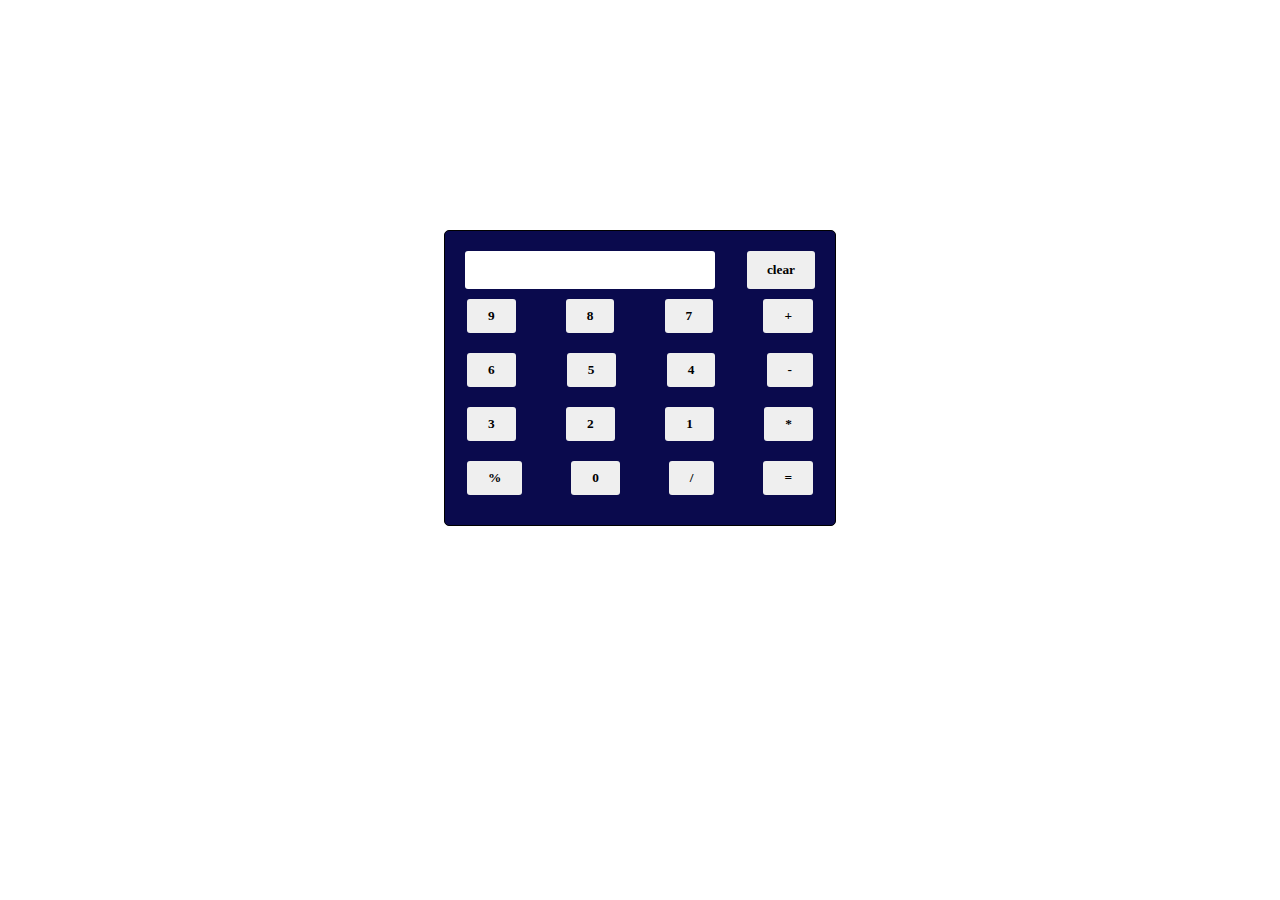
<file: Web Development/Calculator/index.html>
<!DOCTYPE html>
<html lang="en">
  <head>
    <meta charset="UTF-8" />
    <meta http-equiv="X-UA-Compatible" content="IE=edge" />
    <meta name="viewport" content="width=device-width, initial-scale=1.0" />
    <title>JAVASCRIPT DOM</title>
    <link rel="stylesheet" href="style.css" />
  </head>
  <body>


    <div class="container">
      <div class="second-line">
        <div class="first f f2">
          <input type="textarea" id="evaluate" />
          <input type="button" value="clear" class="clear" onclick="clr()" />
        </div>
        <div class="second f f1">
          <input type="button" onclick="disp('9')" value="9" />
          <input type="button" onclick="disp('8')" value="8" />
          <input type="button" onclick="disp('7')" value="7" />
          <input type="button" onclick="disp('+')" value="+" />
        </div>
        <div class="third f f1">
          <input type="button" onclick="disp('6')" value="6" />
          <input type="button" onclick="disp('5')" value="5" />
          <input type="button" onclick="disp('4')" value="4" />
          <input type="button" onclick="disp('-')" value="-" />
        </div>
        <div class="fourth f f1">
          <input type="button" onclick="disp('3')" value="3" />
          <input type="button" onclick="disp('2')" value="2" />
          <input type="button" onclick="disp('1')" value="1" />
          <input type="button" onclick="disp('*')" value="*" />
        </div>
        <div class="fifth f f1">
          <input type="button" onclick="disp('%')" value="%" />
          <input type="button" onclick="disp('0')" value="0" />
          <input type="button" onclick="disp('/')" value="/" />
          <input type="button" value="=" onclick="calculate()" />


        </div>
      </div>
    </div>
    <!-- </div> -->
    <script src="index.js"></script>
  </body>
</html>
</file>
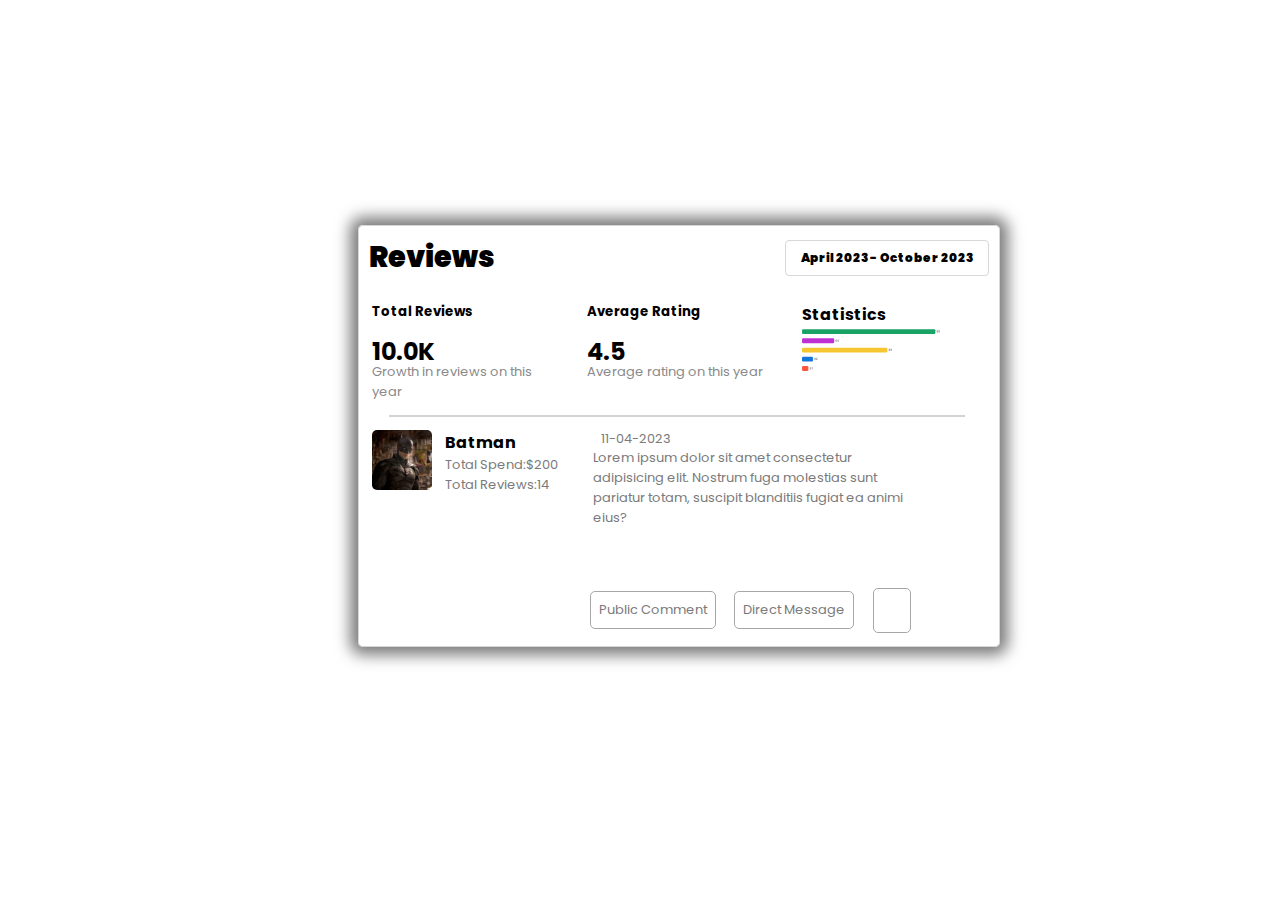
<file: Web Development/Cart/index.html>
<!DOCTYPE html>
<html lang="en">
<head>
    <meta charset="UTF-8">
    <meta http-equiv="X-UA-Compatible" content="IE=edge">
    <meta name="viewport" content="width=device-width, initial-scale=1.0">
    <title>cart</title>
    <link rel="stylesheet" href="https://cdnjs.cloudflare.com/ajax/libs/font-awesome/6.4.0/css/all.min.css" integrity="sha512-iecdLmaskl7CVkqkXNQ/ZH/XLlvWZOJyj7Yy7tcenmpD1ypASozpmT/E0iPtmFIB46ZmdtAc9eNBvH0H/ZpiBw==" crossorigin="anonymous" referrerpolicy="no-referrer" />
    <link rel="stylesheet" href="style.css">
</head>
<body>

    <div class="container">
        <div class="phase1">

            <div class="review">
                <p>Reviews</p>
            </div>
            <div class="date">
                <p>April 2023 - October 2023</p>
            </div>

        </div>
        <div class="phase2">
            
            <div class="top_reviews box">
                <div class="heading">
                    <h5>Total Reviews</h5>
                </div>
                <div class="num">
                    <h4>10.0K</h4>
                </div>
                <div class="desc">
                    <p>Growth in reviews on this year</p>
                </div>
            </div>
          
            <div class="average box">
                <div class="heading">
                    <h5>Average Rating</h5>
                </div>
                <div class="rating">
                    <h3>4.5</h3>
                    <div class="itag">
                    <i class="fa-solid fa-star fa-beat-fade"></i>
                    <i class="fa-solid fa-star fa-beat-fade"></i>
                    <i class="fa-solid fa-star fa-beat-fade" ></i>
                    <i class="fa-solid fa-star fa-beat-fade"></i>
                    <i class="fa-solid fa-star-half fa-beat-fade"></i>
                    </div>
                </div>
                <div class="desc">
                    <p>Average rating on this year</p>
                </div>
            </div>
            <div class="stats box">
                <h2 style="font-size: 1rem;">Statistics</h2>
                <img src="Group 938.svg"width="150" alt="">
            </div>
         
        </div>
     
        <div class="line"></div>

        <div class="phase3">

            <div class="image">
                <img src="robert-pattinson-as-batman-bruce-wayne-in-the-batman-1645186686.jpeg" width="60px" alt="I AM BATMAN">
            </div>
            <div class="detail">
                <div class="name">Batman</div>
                <div class="ts">Total Spend:$200</div>
                <div class="tr">Total Reviews:14</div>
            </div>
            <div class="description">
                <div class="rating_tag">
                    <i class="fa-solid fa-star"></i>
                    <i class="fa-solid fa-star"></i>
                    <i class="fa-solid fa-star" ></i>
                    <i class="fa-solid fa-star"></i>
                    <i class="fa-solid fa-star"></i>
                    <p>11-04-2023</p>
                </div>
                <div class="content" id="content1">
                    Lorem ipsum dolor sit amet consectetur adipisicing elit. Nostrum fuga molestias sunt pariatur totam, suscipit blanditiis fugiat ea animi eius?
                </div>
                <div class="comment">
                    <div class="publicComment cm"><a href="">Public Comment</a></div>
                    <div class="dm cm"><a href="">Direct Message</a></div>
                    <div class="heartIcon cm">
                        <i class="fa-solid fa-heart"></i>
                    </div>
                </div>
            </div>


        </div>
    </div>
    
</body>
</html>
</file>
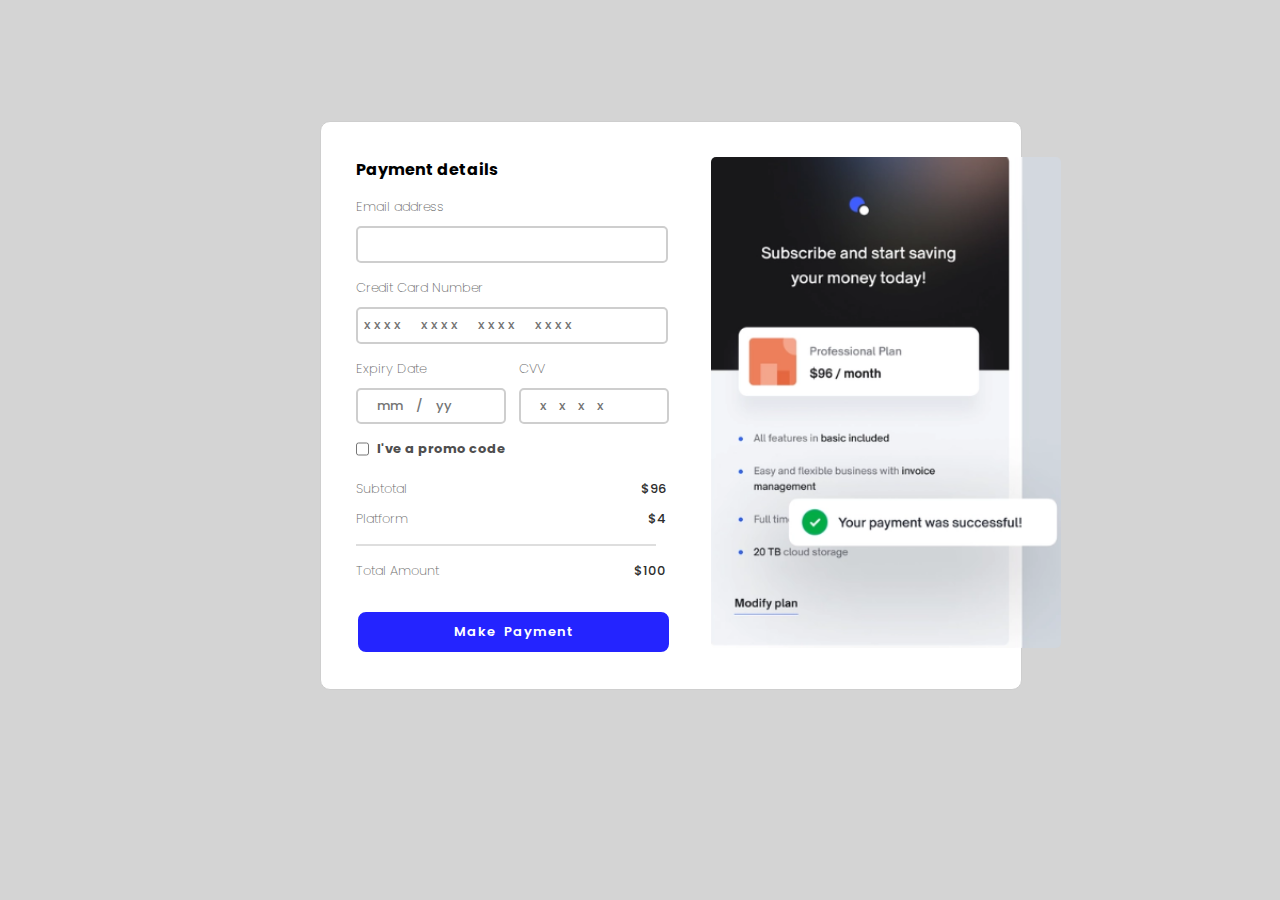
<file: Web Development/loginCart/index.html>
<!DOCTYPE html>
<html lang="en">
<head>
    <meta charset="UTF-8">
    <meta http-equiv="X-UA-Compatible" content="IE=edge">
    <meta name="viewport" content="width=device-width, initial-scale=1.0">
    <link rel="stylesheet" href="style.css">
    <title>Login</title>
</head>
<body>

    <div class="container">
        
        <div class="left">
            <div class="leftPlane" id="leftPlane">

                <div class="heading" id="heading"><p>Payment details</p></div>
                    <div class="email">
                        <p>Email address</p>
                        <input type="text">
                    </div>
               <div class="Credit">
                    <p>Credit Card Number</p>
                    <input type="text" placeholder="xxxx xxxx xxxx xxxx" id="Credit" >
                </div>
                    <div class="exp">
                       <div class="dv1"> 
                            <p>Expiry Date</p>
                            <input type="text" placeholder=" mm / yy">
                        </div>
                        <div class="dv2">
                            <p>CVV</p>
                            <input type="text" placeholder=" x x x x">
                        </div>
                    </div>
                <div class="promo">
                    
                    <input type="checkbox" name="promo" id="promo">
                    <p>I've a promo code</p>
                </div>
                <div class="cost1" id="cost">
                    <div class="Sub">
                        <div class="tt"><p class="head">Subtotal</p></div>
                        <div class="cost"><h4>$96</h4></div>
                    </div>
                    <div class="Platform">
                        <div class="tt"><p class="head">Platform</p></div>
                        <div class="cost"><h4>$4</h4></div>
                    </div>
                    <div class="line"></div>
                    <div class="total">
                        <div class="tt"><p class="head">Total Amount</p></div>
                        <div class="cost"><h4>$100</h4></div>
                    </div>
                </div> 
                <div class="btn" id="btn">
                    <input type="submit" value="Make Payment" class="submit"> 
                </div>
            </div>
        </div>
        <div class="right">
            <img src="sub1.png" alt="" width="350px">
        </div>
    </div>
    
</body>
</html>
</file>
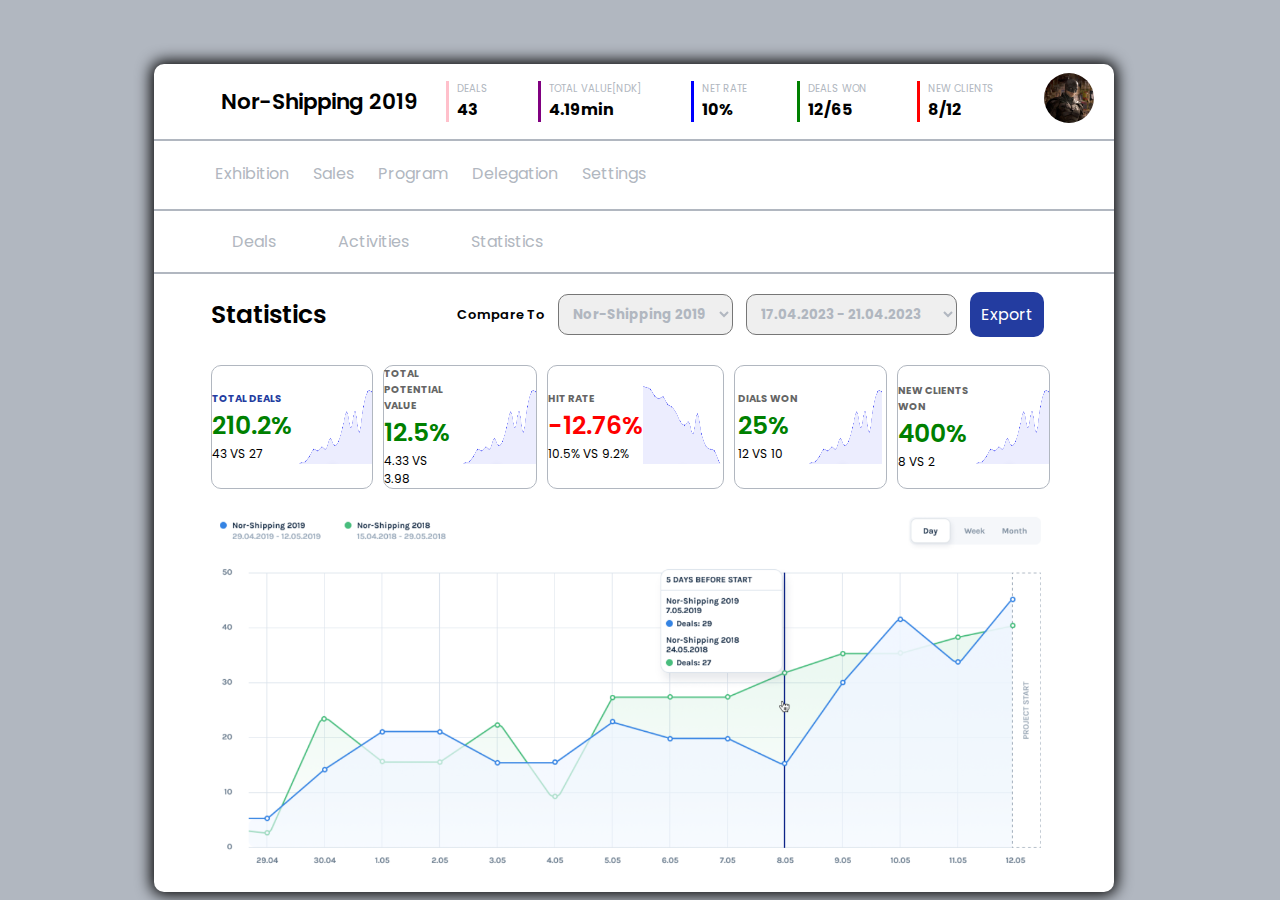
<file: Web Development/Reports/index.html>
<!DOCTYPE html>
<html lang="en">

<head>
    <meta charset="UTF-8" />
    <meta http-equiv="X-UA-Compatible" content="IE=edge" />
    <meta name="viewport" content="width=device-width, initial-scale=1.0" />
    <title>Reports</title>
    <link rel="shortcut icon" href="call-report-icon-3.png" type="image/x-icon" />
    <link rel="stylesheet" href="style.css" />
    <link rel="stylesheet" href="https://cdnjs.cloudflare.com/ajax/libs/font-awesome/6.4.0/css/all.min.css"
        integrity="sha512-iecdLmaskl7CVkqkXNQ/ZH/XLlvWZOJyj7Yy7tcenmpD1ypASozpmT/E0iPtmFIB46ZmdtAc9eNBvH0H/ZpiBw=="
        crossorigin="anonymous" referrerpolicy="no-referrer" />
</head>

<body>
    <div class="container">
        <section>
            <div class="head">
                <div class="left-head">
                    <div class="leftIcon">
                        <i class="fa-sharp fa-regular fa-v fa-2xl"></i>
                    </div>
                    <div class="CompName">Nor-Shipping 2019</div>
                </div>

                <div class="right-head">
                    <div class="deal item">
                        <div class="line line1"></div>
                        <div class="content">
                            <p>DEALS</p>
                            <h3>43</h3>
                        </div>
                    </div>
                    <div class="totalvalue item">
                        <div class="line line2"></div>
                        <div class="content">
                            <p>TOTAL VALUE[NDK]</p>
                            <h3>4.19min</h3>
                        </div>
                    </div>
                    <div class="net item">
                        <div class="line line3"></div>
                        <div class="content">
                            <p>NET RATE</p>
                            <h3>10%</h3>
                        </div>
                    </div>
                    <div class="dealsWon item">
                        <div class="line line4"></div>
                        <div class="content">
                            <p>DEALS WON</p>
                            <h3>12/65</h3>
                        </div>
                    </div>
                    <div class="clients item">
                        <div class="line line5"></div>
                        <div class="content">
                            <p>NEW CLIENTS</p>
                            <h3>8/12</h3>
                        </div>
                    </div>
                    <div class="admin">
                        <img src="robert-pattinson-as-batman-bruce-wayne-in-the-batman-1645186686.jpeg" alt="iamBatman"
                            width="50px" height="50px" />
                    </div>
                </div>
            </div>
        </section>
        <div class="hrtag"></div>
        <section>
            <div class="navbar">

                <div class="navigation-bar">
                    <ul>

                        <li><a href=""><i class="fa-solid fa-universal-access"></i>Exhibition</a></li>
                        <li><a href=""><i class="fa-brands fa-salesforce"></i>Sales</a></li>
                        <li><a href=""><i class="fa-solid fa-laptop"></i>Program</a></li>
                        <li><a href=""><i class="fa-solid fa-file-contract"></i>Delegation</a></li>
                        <li><a href=""><i class="fa-solid fa-gear"></i>Settings</a></li>

                    </ul>
                </div>
            </div>
        </section>
        <div class="hrtag"></div>
        <section>
            <div class="Details">
                <div class="box">
                    <ul>
                        <li>
                            <p>Deals</p>
                        </li>
                        <li>
                            <p>Activities</p>
                        </li>
                        <li>
                            <p>Statistics</p>
                        </li>
                    </ul>
                </div>
            </div>
        </section>
        <div class="hrtag"></div>
        <section>
            <div class="third">
                <div class="Statistics">
                    <div class="leftside">
                        <p>Statistics</p>
                    </div>
                    <div class="rightside">
                        <div class="para it">
                            <p>Compare To</p>
                        </div>
                        <div class="selection1 it">
                            <select name="value" id="value1">
                                <option value="">Nor-Shipping 2019</option>
                                <option value="">Nor-Shipping 2018</option>
                                <option value="">Nor-Shipping 2017</option>
                                <option value="">Nor-Shipping 2016</option>
                                <option value="">Nor-Shipping 2015</option>
                            </select>
                        </div>
                        <div class="selection2 it">
                            <select name="value" id="value2">
                                <option value="">17.04.2023 - 21.04.2023</option>
                                <option value="">24.04.2023 - 28.04.2023</option>
                                <option value="">02.05.2023 - 08.04.2023</option>
                            </select>
                        </div>

                        <div class="export it">
                            <button><i class="fa-solid fa-download"></i><a href=""> Export</a></button>
                        </div>
                    </div>
                </div>
            </div>
        </section>
        <section>
            <div class="boxes">
               
                    <div class="B" id="B1">
                        <div class="det">
                            <h2>TOTAL DEALS</h2>
                            <span>210.2%</span>
                            <p>43 VS 27</p>
                        </div>
                        <div class="image">
                            <img src="graph1.png" alt="gra1" width="80px" height="80px">
                        </div>
                    </div>
                    <div class="B" id="B2">
                        <div class="det1">
                            <h2>TOTAL POTENTIAL VALUE</h2>
                            <span>12.5%</span>
                            <p>4.33 VS 3.98</p>
                        </div>
                        <div class="image">
                            <img src="graph1.png" alt="gra1" width="80px" height="80px">
                        </div>
                    </div>
                    <div class="B" id="B3">
                        <div class="det2">
                            <h2>HIT RATE</h2>
                            <span>-12.76%</span>
                            <p>10.5% VS 9.2%</p>
                        </div>
                        <div class="image">
                            <img src="graph2.png" alt="gra1" width="80px" height="80px">
                        </div>
                    </div>
                    <div class="B" id="B4">
                        <div class="det3">
                            <h2>DIALS WON</h2>
                            <span>25%</span>
                            <p>12 VS 10</p>
                        </div>
                        <div class="image">
                            <img src="graph1.png" alt="gra1" width="80px" height="80px">
                        </div>
                    </div>
                    <div class="B" id="B5">
                        <div class="det4">
                            <h2>NEW CLIENTS WON</h2>
                            <span>400%</span>
                            <p>8 VS 2</p>
                        </div>
                        <div class="image">
                            <img src="graph1.png" alt="gra1" width="80px" height="80px">
                        </div>
                    </div>
                
            </div>
        </section>
        <section>
            <div class="main4">
                <img src="chart.png" alt="memo" width="95%">
            </div>
        </section>
    </div>
</body>

</html>
</file>
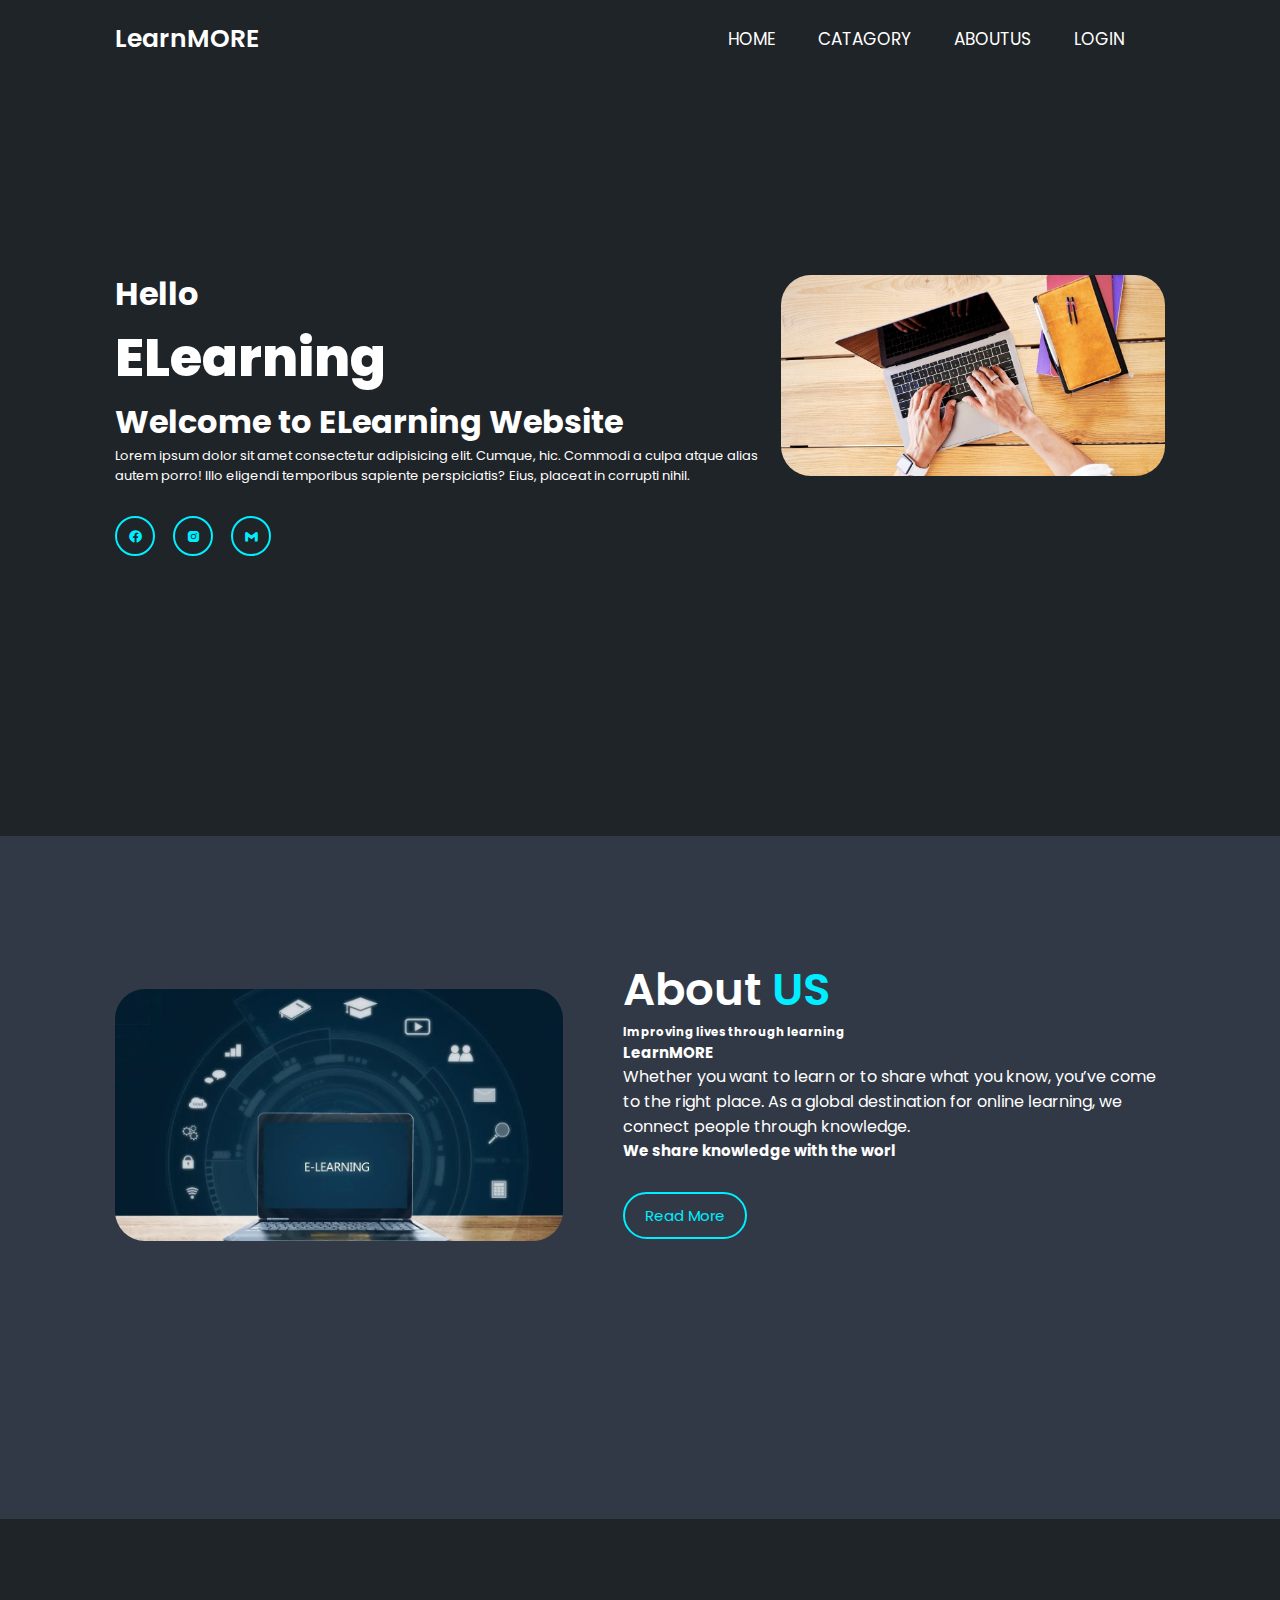
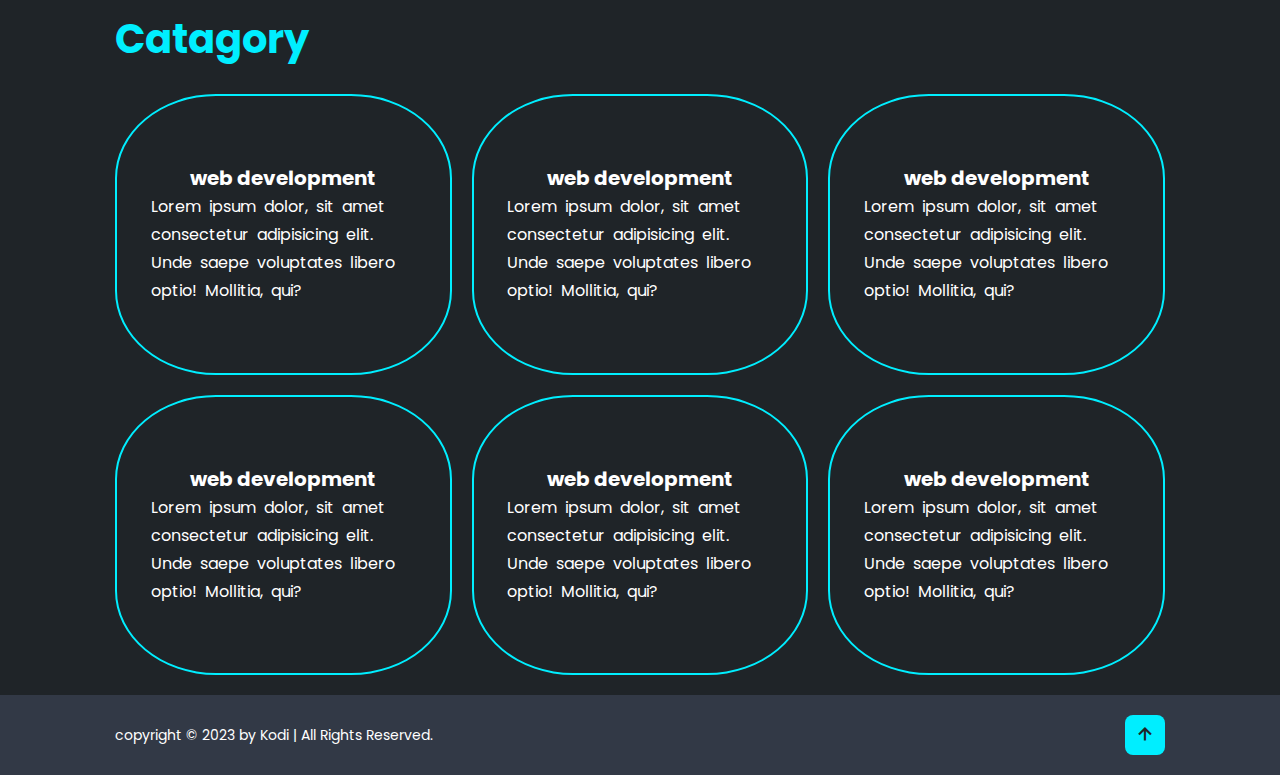
<file: Web Development/Learning/HTML/index.html>
<!DOCTYPE html>
<html lang="en">

<head>
    <meta charset="UTF-8">
    <meta http-equiv="X-UA-Compatible" content="IE=edge">
    <meta name="viewport" content="width=device-width, initial-scale=1.0">
    <title>Learning</title>
    <link rel="stylesheet" href="style.css">
    <link href='https://unpkg.com/boxicons@2.1.4/css/boxicons.min.css' rel='stylesheet'>
</head>

<body>
    <!--header-->
    <div class="header">
        <h1 class="logo">LearnMORE</h1>
        <i class='bx bx-menu' id="menu_icon"></i>
        <nav>

            <div class="navbar">
                <a href="#home">HOME</a>
                <a href="#service">CATAGORY</a>
                <a href="#about">ABOUTUS</a>
                <a href="">LOGIN</a>

            </div>
        </nav>
    </div>
    <!--end of header-->

    <!--content 1-->
    <section class="home" id="home">
        <div class="homecontent">
            <h3>Hello</h3>
            <h1>ELearning</h1>
            <h3>Welcome to ELearning Website</h3>
            <p>Lorem ipsum dolor sit amet consectetur adipisicing elit. Cumque, hic. Commodi a culpa atque alias autem
                porro! Illo eligendi temporibus sapiente perspiciatis? Eius, placeat in corrupti nihil.</p>
            <div class="social-media">
                <a href=""><i class='bx bxl-facebook-circle'></i></a>
                <a href=""><i class='bx bxl-instagram-alt'></i></a>
                <a href=""><i class='bx bxl-gmail'></i></a>
            </div>
        </div>
        <div class="home-image">
            <img src="assets/sonline1200.jpg" alt="">
        </div>

    </section>

    <section class="about" id="about">
        <div class="about-image">
            <img src="assets/Best-Elearning-Platforms.webp" alt="">
        </div>
        <div class="aboutcontent">
            <h1>About <span>US</span></h1>
            <h3>Improving lives through learning</h3>
            <h2>LearnMORE</h2>
            <p>Whether you want to learn or to share what you know, you’ve come to the right place. As a global
                destination for online learning, we connect people through knowledge.</p>
            <h2>We share knowledge with the worl</h2>
            <a href="" class="btn">Read More</a>
        </div>

    </section>

    <section class="service" id="service">
        <h1><span>Catagory</span></h1>
        <div class="service-container">
            <div class="box">
                <h2>web development</h2>
                <p>Lorem ipsum dolor, sit amet consectetur adipisicing elit. Unde saepe voluptates libero optio! Mollitia,
                    qui?</p>
            </div>
            <div class="box">
                <h2>web development</h2>
                <p>Lorem ipsum dolor, sit amet consectetur adipisicing elit. Unde saepe voluptates libero optio! Mollitia,
                    qui?</p>
            </div>
            <div class="box">
                <h2>web development</h2>
                <p>Lorem ipsum dolor, sit amet consectetur adipisicing elit. Unde saepe voluptates libero optio! Mollitia,
                qui?</p>
            </div>
            <div class="box">
                <h2>web development</h2>
                <p>Lorem ipsum dolor, sit amet consectetur adipisicing elit. Unde saepe voluptates libero optio! Mollitia,
                qui?</p>
            </div>
            <div class="box">
                <h2>web development</h2>
                <p>Lorem ipsum dolor, sit amet consectetur adipisicing elit. Unde saepe voluptates libero optio! Mollitia,
                qui?</p>
            </div>
            <div class="box">
                <h2>web development</h2>
                <p>Lorem ipsum dolor, sit amet consectetur adipisicing elit. Unde saepe voluptates libero optio! Mollitia,
                qui?</p>
            </div>
        </div>
    </section>

    <footer class="footer">
        <div class="footer-text">
            <p>copyright &copy; 2023 by Kodi | All Rights Reserved.</p>
        </div>
        <div class="footer-icon">
            <a href="#home"><i class='bx bx-up-arrow-alt'></i></a>
        </div>
    </footer>

</body>

</html>
</file>
<file: Web Development/Calculator/style.css>
*{
    margin: 0%;
    padding: 0%;
}
body input{
    font-family: poppins;
    font-weight: 900;
}
.container{
    width: 350px;
    padding: 20px;
    border: 1px solid black;
    background-color: rgb(10, 10, 77);
    margin:18% auto;
    border-radius: 5px;
}

/* .second-line{
    background-color: red;
    padding: 20px;
   
} */

.f2{
    display: flex;
    justify-content: space-between;
    align-items: center;
}
#evaluate{
    width: 60%;
}
.clear{
    text-align: center;
    /* width: 15%; */
    padding-right: 10px;
}
.f2 input{
    /* width: 100%; */
    border-radius: 3px;
    border: 1px solid transparent;
    padding: 10px 19px;
}
.f1{
    display: flex;
     /* background-color: rebeccapurple; */
    justify-content: space-between;
}
.f1 input{
    border-radius: 3px;
    border: 1px solid transparent;
    /* background-color: aqua; */
    padding: 8px 20px;
   margin: 10px 2px;

}
</file>
<file: Web Development/Cart/style.css>
@import url('https://fonts.googleapis.com/css2?family=Poppins:ital,wght@0,200;0,400;0,500;1,200&display=swap');
*{
    margin: 0%;
    padding: 0%;
}
body{
    font-family: 'Poppins',' sans-serif';

}
a{
    text-decoration: none;
    color: rgb(122, 122, 122);
}
.container{
    /* background-color: #878787; */
    justify-content: center;
    width: 50%;
    position: absolute;
    top: 25%;
    left: 28%;
        border: .5px solid rgb(215, 215, 215);
    border-radius: 5px;
    box-shadow: 0 0 15px 8px rgb(123, 123, 123);
}

.phase1{
    display: flex;
    justify-content: space-between;
    align-items: center;
    padding: 10px;
    font-size: 15px;
    font-weight: 900;
    font-family: 'Poppins',' sans-serif';

}

.review{
    font-size: 1.8rem;
} 
.date{
    font-family: 'Poppins',' sans-serif';
    font-size: 12px;
    padding: 8px 15px;
    border: .5px solid rgb(215, 215, 215);
    border-radius: 4px;
}
.phase2{
    display: grid;
    grid-template-columns: 1fr 1fr 1fr;
    font-family: 'Poppins',' sans-serif';
    column-gap: 5px;

}
.box{
    /* background-color: aqua; */
    /* padding-left: 10px; */
    padding: .8rem;
    font-size: small;
    font-family: 'Poppins',' sans-serif';

}
.line{
    background-color: rgb(211, 211, 211);
    margin-left: 30px;
    width: 90%;
    height: 2px;
}
.desc{
    color:  rgb(138, 138, 138);
}
.heading{
    font-size: 1rem;
    
}
.num {
    font-size:x-large;
    padding-top: 20px;
    line-height: 20px;
}
.rating{
    display: flex;
}
.rating h3{
    font-size:x-large;
    padding-top: 20px;
    line-height: 20px;
}
.itag{
    padding-left:12px;
    padding-top: 20px;
    color: gold;
}

.box{
    /* border: 1px solid  rgb(209, 209, 209); */
}

.phase3{
    display: flex;
    padding: 13px;
}

.image img{
    border-radius: 5px;
}

.detail{
    padding-left: 13px;

}
.name{
    font-size: medium;
    font-weight: bolder;
}

.ts{
    font-size: small;
    color: rgb(122, 122, 122);
}
.tr{
    font-size: small;
    color: rgb(122, 122, 122);
}

.description{
    padding-left: 12px;
    width: 350px;
    /* justify-content: center; */
    /* background-color: red; */
}
.rating_tag{
    display: flex;
    align-items: center;
}
.rating_tag i {
    font-size: small;
    color: gold;
}
.rating_tag p{
    font-size: .8rem;
    margin-left: 8px;
    color: rgb(122, 122, 122);
    /* margin-bottom: 10px; */
}
.content{
    font-size:small ;
    margin-left: 23px;
    color: rgb(122, 122, 122);

}


.comment{
    display: flex;
    justify-content: space-around;
    align-items: center;
    margin-top: 60px;
    margin-left: 10px;
}
.cm{
    border: .5px solid rgb(167, 167, 167);
    border-radius: 5px;
    font-size: small;
    color: rgb(71, 71, 71);
    padding: 8px;
    
    
}

.heartIcon i{
    color: rgb(68, 68, 255);
    font-size: large;
    padding: 0 10px;
    transition: all .5s;

}
.rating_tag{
    padding-left: 23px;
}

.heartIcon i:hover{
    cursor: pointer;
    color: red;
}
</file>
<file: Web Development/loginCart/style.css>
@import url('https://fonts.googleapis.com/css2?family=Alkatra&family=Courier+Prime:ital@1&family=Fasthand&family=Poppins:wght@300;600&family=Roboto+Mono:wght@700&family=Space+Grotesk&display=swap');
*{
    margin: 0%;
    padding: 0%;
    font-family: 'Poppins', sans-serif;
}
body{
    background-color: rgb(212, 212, 212);
    font-family: 'Poppins', sans-serif;
}
.container ::placeholder{
    font-size: small;
    font-weight: 500;
    word-spacing: 10px;

}
.container{
    display: flex;
    position: relative;
    top: 20%;
    left: 25%;
    align-items: center;
    margin-top: 121px;
    width: 700px;
    border: 1px solid rgb(206, 206, 206);
    border-radius: 10px;
    background-color:white ;
    
}
#heading p{
    font-weight: bolder;
    font-size: medium;
    color: rgb(0, 0, 0);
}
.container input{
    border: 2px solid rgb(206, 206, 206);
    border-radius: 5px;
    padding: .4rem;
    margin-top: 9px;
    /* max-width: 300px; */
    
}
/*Left side */
.left{
    margin: 10px;
   
    /* background-color: rgb(213, 213, 213); */
    /* border: 1px solid  rgb(206, 206, 206); */
    border-radius: 10px;
   
  
}
.leftPlane{

    display: grid;
    grid-template-rows: 1fr;
    row-gap: 15px;
    font-size: small;
    color:  rgb(45, 45, 45);
    /* background-color: red; */
    padding: 25px;
}
.leftPlane p{
    font-weight: 200;
    color: rgb(108, 108, 108);
}
.email input{
    width: 295px;
}
.Credit input {
    width:295px;
}
.Credit ::placeholder{
    letter-spacing: 4px;   
}
.promo{
    display: flex;
    width: 300px;
  
}
.promo p{
    margin-left:.5rem;
    color: rgb(78, 78, 78);
    font-weight: bold;
}
.promo input{
    margin-top: 0;
}
.exp {
    display: grid;
    grid-template-columns: 1fr 1fr;
    column-gap: 13px;
    /* background-color: aqua; */
    width: 300px;

}
.exp input{
    width:133px ;
}
#cost{
    /* background-color: aqua; */
    
    width: 310px;
    line-height: 30px;
}
#cost h4{
    font-weight: 500;
    float: right;
    /* margin-left: 230px; */
}

.Sub{
    display: flex;
    justify-content: space-between;
}
.Platform{
    display: flex;
    justify-content: space-between;
}

.line{
    height: 2px;
    width: 300px;
    background-color: rgb(222, 222, 222);
    align-items: center;
    margin: 10px 0;
}
.total{
    display: flex;
    justify-content: space-between;
   
}
#btn .submit{
    color: white;
    border: 2px solid rgb(255, 255, 255);
    border-radius: 10px;
    background-color: rgb(36, 36, 255);    
    cursor: pointer;
}
#btn input{
    padding: 10px ;
    width: 315px;
    font-family: 'Poppins', sans-serif;
   
    font-size: small;
    font-weight: 510;
    letter-spacing: 1px;
    word-spacing: 4px;
    text-align: center;
    color: rgb(108, 108, 108);
   
}
/*End of left side*/


/*right side*/
.right img{
    margin-left: 0%;
    border-radius: 10px;
    padding: 5px;
}
</file>
<file: Web Development/Reports/style.css>
@import url("https://fonts.googleapis.com/css2?family=Alkatra&family=Courier+Prime:ital@1&family=Fasthand&family=Poppins:wght@200;300;600&family=Roboto+Mono:wght@700&family=Space+Grotesk&display=swap");

:root {
    --main-color: rgba(177, 183, 192, 255);
    --sec-color: rgb(101, 101, 101);
    --third-color: white;
    --dark-color: black;
    --primary-color: rgba(35, 60, 160, 255);
}

* {
    margin: 0%;
    padding: 0%;
}

body {
    font-family: 'Poppins', sans-serif;
    background-color: var(--main-color);
}

.container {
    /* background-color: aqua; */
    width: 75%;
    height: auto;
    margin-left: 12%;
    position: relative;
    border-radius: 10px;
    box-shadow: 0 0 15px 3px black;
    margin-top: 5%;
    background-color: var(--third-color);
}

section {
    margin-left: 6%;
}

.head {
    /* background-color: red; */
    /* position: relative; */
    display: flex;
    justify-content: space-between;
    align-items: center;
    padding: 9px 0;
}

.left-head {

    display: flex;
    font-size: large;
    font-weight: 550;

}

.hrtag {
    height: 2px;
    background-color: var(--main-color);
    width: 100%;
}

.leftIcon {
    /* padding: 0 30px; */
    position: absolute;

    left: 2%;
}

.left-head .CompName {
    font-size: larger;
    margin-left: 10px;
}

.content {
    color: var(--main-color);
    font-size: x-small;

}

.line {
    background-color: black;
    width: 3px;
    height: autp;
    margin-right: 8px;
}

.item {
    display: flex;
    padding-right: 50px;
}

.item h3 {
    color: var(--dark-color);
    font-size: medium;
}

.right-head {
    display: flex;
    justify-content: space-between;
    align-items: center;
    /* background-color: red; */
    padding-right: 20px;
}

.admin img {
    border-radius: 50%;
}

.line1 {
    background-color: pink;
}

.line2 {
    background-color: purple;
}

.line3 {
    background-color: blue;
}

.line4 {
    background-color: green;
}

.line5 {
    background-color: red;
}

/*Beginning of main content*/
.navbar {

    /* background-color: aqua; */
    border-bottom-right-radius: 10px;
}

.navigation-bar {
    /* background-color: aqua; */
    padding: 20px 0;
}

.navigation-bar ul {
    display: flex;
    font-size: medium;

}

li {
    list-style: none;
    padding-right: 20px;
    /* border: 1px solid black; */
}

.navigation-bar li i {
    padding-right: 4px;
    transition: all .3s ease-in;
    color: var(--main-color);

}

.navigation-bar li a {
    color: var(--main-color);
    transition: all .3s ease-in;
    text-decoration: none;
}

.navigation-bar li::after {
    content: '';
    margin: auto;
    display: block;
    width: 0%;
    height: 3px;
    background-color: transparent;
    transition: all 0.4s ease-in;


}

.navigation-bar li i {
    color: var(--primary-color);
}

.navigation-bar li a:hover {
    font-display: var(--primary-color);
    color: var(--primary-color);

}

.navigation-bar li:hover:after {
    width: 100%;

    border-radius: 20px;
    background-color: var(--primary-color);


}

/*Beginning of main2*/
.box ul {
    display: flex;
    column-gap: 20px;
    padding: 15px 10px;
}

.box li {
    font-size: medium;
    color: var(--main-color);

}

.box p {
    text-align: center;
    padding: 2px 10px;
    border-radius: 10px;
    border: 1px solid transparent;
    transition: all .3s ease-in;
}

.box p:hover {
    transform: translate(-7px,-7px);
    border-color: var(--main-color);
    color: var(--primary-color);
    cursor: pointer;
    box-shadow: 2px 2px 2px var(--sec-color);
}


/*  Beginning of middlepart of Main*/
.third {
    width: 93%;
    /* background-color: red; */
}

.Statistics {
    display: flex;
    justify-content: space-between;
    align-items: center;
    padding: 18px 0;
    position: relative;
}

.rightside {
    display: flex;
    justify-content: space-around;
    align-items: center;
    width: 600px;
    /* background-color: rebeccapurple; */

}

.leftside {
    font-size: 25px;
    font-weight: 550;


}

.rightside select {
    padding: 9px 10px;
    border-radius: 10px;
    font-family: poppins;
    font-weight: bolder;
    color: var(--main-color);
}

.rightside .para p {
    font-weight: 600;
    font-size: small;
    color: var(--dark-color);
}

.rightside p {
    color: var(--third-color);
}


button {

    font-size: medium;
    cursor: pointer;
    font-family: poppins;
    border: 1px solid transparent;
    background-color: var(--primary-color);
    padding: 9px 10px;
    border-radius: 10px;
    outline: none;
}

.export a {
    text-decoration: none;
    color: var(--third-color);
}

.export i {
    /* text-decoration:none; */
    color: var(--third-color);
}

/*Beginning of stats*/

.boxes {
    display: grid;
    grid-template-columns: 1fr 1fr 1fr 1fr 1fr;
    /* justify-content: space-between; */
    column-gap: 10px;
    width: 93%;
    margin-top: 10px;


}

.B {
    display: flex;
    align-items: center;
    justify-content: space-evenly;
    border: 1px solid var(--main-color);
    border-radius: 10px;



}

.B h2 {
    font-size: 10px;
    color: var(--sec-color);
}

.boxes span {
    color: green;
    font-size: 25px;
    font-weight: 520;
}

.boxes p {
    font-size: 12px;
}

.boxes .det h2 {
    color: var(--primary-color);
}

.boxes .det2 span {
    color: red;
}


/*Beginning of chart*/
.main4 {
    /* background-color: red; */
    margin-top: 25px;
}
</file>
<file: Web Development/Learning/HTML/style.css>
@import url('https://fonts.googleapis.com/css2?family=Noto+Sans+JP:wght@700&family=Poppins&display=swap');

:root{
    --transition:all 400ms ease-in-out;
    --bg-color:#1f2428;
    --second-bg-color:#323946;
    --text-color:#fff;
    --main-color:#0ef;
}

*{
    margin: 0%;
    padding: 0%;
    box-sizing: border-box;
    text-decoration: none;
    border: none;
    outline: none;
    scroll-behavior: smooth;
    font-family: 'Poppins';
   
}


html{
    font-size: 62.5%;;
    overflow-x: hidden;
}
body{
    background: var(--bg-color);
    color: var(--text-color);
}

section{
    min-width:100vh ;
    padding: 9rem 9% 2rem;
}
span{
    color:var(--main-color);
}
.header{
    position: fixed;
    top: 0;
    left: 0;
    width: 100%;
    padding: 2rem 9%;
    display: flex;
    background-color: var(--bg-color);
    justify-content: space-between;
    align-items: center;
    z-index: 100;
}
.logo {
    font-size: 2.5rem;
    color: var(--text-color);
    font-weight: 600;
    cursor: default;
}
.navbar a{
    
    font-size: 1.7rem;
    color: var(--text-color);
    margin-right: 4rem;

} 
.navbar a:hover,
.navbar a.active{
    color: var(--main-color);
    transition: var(--transition);
}
#menu_icon{
    font-size: 3.6rem;
    color: var(--text-color);
    display: none;
    
}
/*End of navigation*/

.home{
    display: flex;
    justify-content: center;
    align-items: center;
    margin-top: 8rem;
    padding-bottom: 250px;

}

.home-image img{
    width: 30vw;
    border-radius: 30px;
    
}
.homecontent{
    padding-top: 100px;
}
.homecontent h3{
    font-size: 3.2rem;
    font-weight: 700;
}
.homecontent h1{
   
    color: 0 0 1rem var(--main-color);
    font-size: 5.3rem;
    font-weight: 800;
}
.homecontent p{
    font-size: 1.3rem;
}

.social-media  a{
    display: inline-flex;
    justify-content: center;
    align-items: center;
    width: 4rem;
    height: 4rem;
    background: transparent;
    border: .2rem solid var(--main-color);
    border-radius: 50%;
    font-size: 1.5rem;
    color: var(--main-color);
    margin: 3rem 1.5rem 3rem 0;   
}
.social-media a:hover{
    background: var(--main-color);
    color: var(--bg-color);
    box-shadow: 0 0 1rem var(--main-color);
    transition: var(--transition);
}

.about{
    display: flex;
    justify-content: center;
    align-items: center;
    gap: 6rem;
    padding-bottom: 250px;
    background-color: var(--second-bg-color);
}
.about-image img{
    width: 35vw;
    border-radius: 30px;
    margin-top: 40px;

}
.aboutcontent{
    padding-top: 30px;

}
.aboutcontent h1{
    font-size: 4.5rem;
    text-align: left;

    font-weight: 600;
}
.aboutcontent h2{
    font-size: 2.6rem;
    text-align: left;
}
.aboutcontent h2{
    font-size: 1.5rem;
    text-align: left;
}
.aboutcontent p{
    font-size: medium;
}

.btn {
    display: inline-block;
    padding: 1rem 2rem;
    background: transparent;
    border: .2rem solid var(--main-color);
    border-radius: 30px;
    font-size: 1.5rem;
    color: var(--main-color);
    margin: 3rem 1.5rem 3rem 0 ;
}
.btn:hover{
    background-color: var(--main-color);
    color: var(--bg-color);
    box-shadow: 0 0 1rem var(--main-color);
    transition: var(--transition);
}

.service h1{
    font-size: 4rem;
    margin-bottom: 0;
}

.service-container{
    display: grid;
    grid-template-columns: 1fr 1fr 1fr;
    column-gap: 20px;
    row-gap: 20px;
    margin-top:25px ;
    
}

.box{
    justify-content: center;
    padding: 10%;
    padding-top: 20%;
    padding-bottom: 20%;
    border-radius: 30%;
    border: .2rem solid var(--main-color);
}
.box h2{
    font-size: 2rem;
    text-align: center;

}
.box p{
    font-size: medium;
    line-height: 28px;
    word-spacing: 4px;
}
.box:hover{
    background-color: var(--main-color);
    color: var(--bg-color);
    border-radius: 15%;
    box-shadow: 0 0 0.5rem var(--main-color);
    transition: var(--transition);
    transform: scale(1.04);
   
}

.footer{
    display: flex;
    justify-content: space-between;
    align-items: center;
    flex-wrap: wrap;
    padding: 2rem 9%;
    background: var(--second-bg-color);
    
}

.footer-text{
    font-size: 1.4rem;
}
.footer-icon a{
    display: inline-flex;
    justify-content: center;
    align-items: center;
    padding: .8rem;
    background: var(--main-color);
    border-radius: .8rem;
}
.footer-icon a i{
    color: var(--bg-color);
    font-size: 2.4rem;
}

@media(max-width:768px){
    #menu_icon{
        display: block  ;
    }
}
</file>
